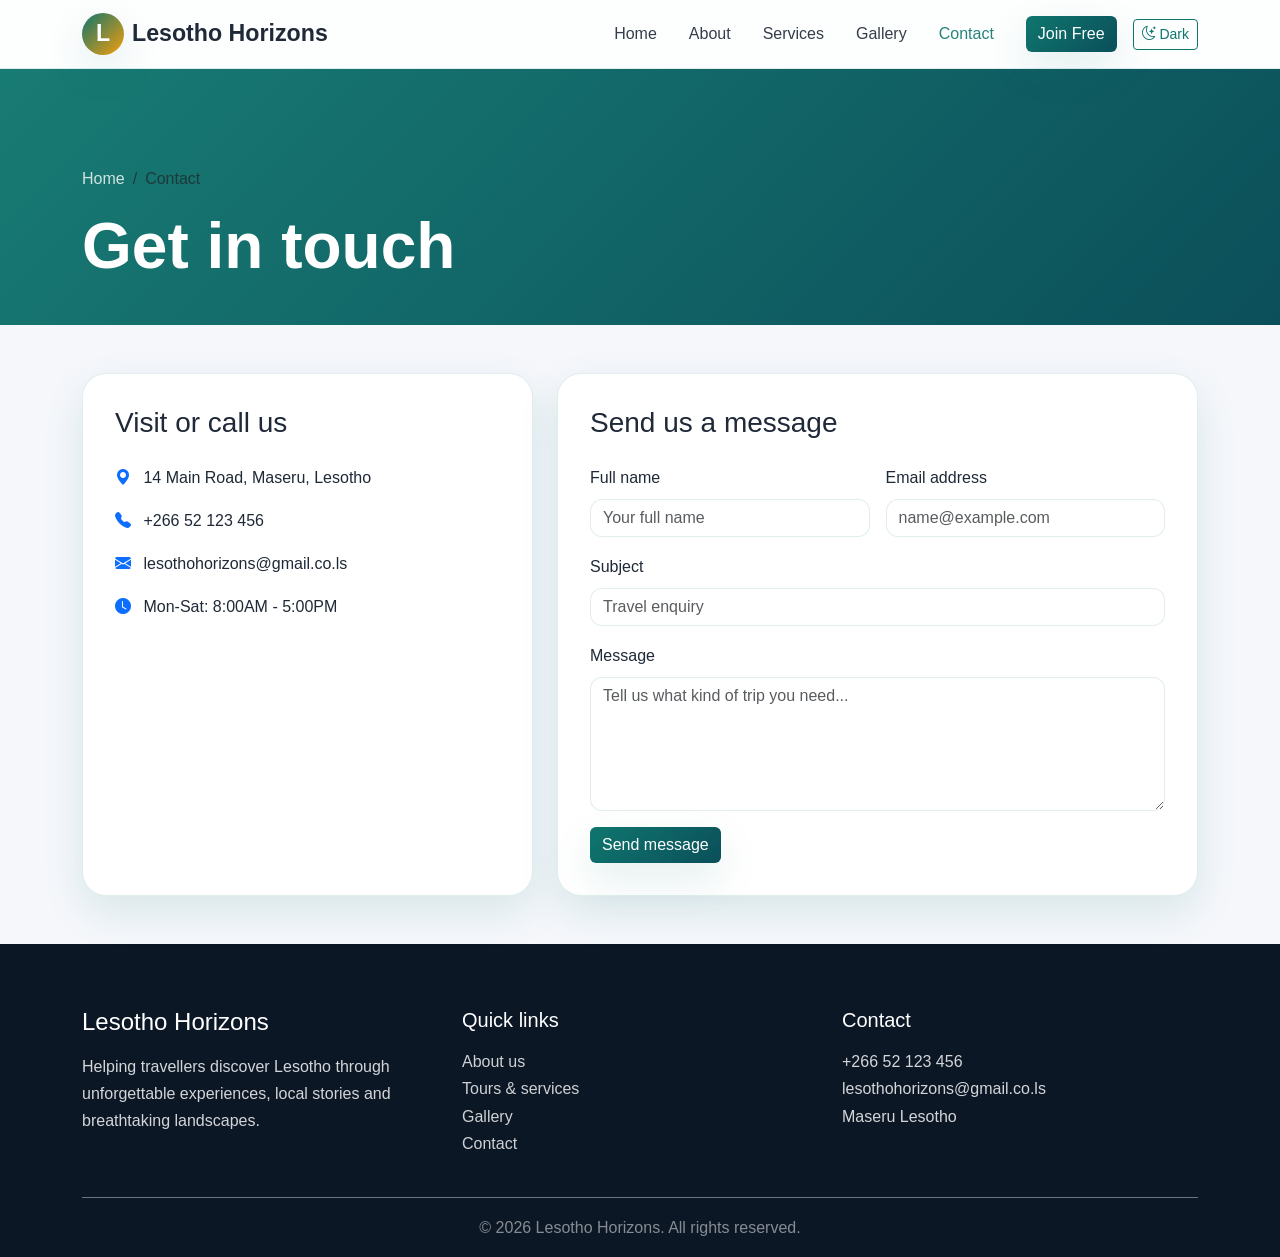
<file: contact..html>
<!DOCTYPE html>
<html lang="en">
  <head>
    <meta charset="UTF-8" />
    <meta name="viewport" content="width=device-width, initial-scale=1.0" />
    <title>Contact | Lesotho Horizons</title>
    <link href="https://cdn.jsdelivr.net/npm/bootstrap@5.3.3/dist/css/bootstrap.min.css" rel="stylesheet" />
    <link rel="stylesheet" href="https://cdn.jsdelivr.net/npm/bootstrap-icons@1.11.3/font/bootstrap-icons.min.css" />
    <link rel="stylesheet" href="styles.css" />
  </head>
  <body>
    <nav class="navbar navbar-expand-lg sticky-top">
      <div class="container">
        <a class="navbar-brand d-flex align-items-center gap-2" href="index.html">
          <span class="brand-mark">L</span>
          Lesotho Horizons
        </a>
        <button class="navbar-toggler" type="button" data-bs-toggle="collapse" data-bs-target="#mainNav">
          <span class="navbar-toggler-icon"></span>
        </button>
        <div class="collapse navbar-collapse" id="mainNav">
          <ul class="navbar-nav ms-auto align-items-lg-center gap-lg-3">
            <li class="nav-item"><a class="nav-link" href="index.html">Home</a></li>
            <li class="nav-item"><a class="nav-link" href="about.html">About</a></li>
            <li class="nav-item"><a class="nav-link" href="services.html">Services</a></li>
            <li class="nav-item"><a class="nav-link" href="gallery.html">Gallery</a></li>
            <li class="nav-item"><a class="nav-link active" href="contact.html">Contact</a></li>
            <li class="nav-item ms-lg-2"><a class="btn btn-primary" href="register.html">Join Free</a></li>
            <li class="nav-item"><button id="themeToggle" class="btn btn-outline-primary btn-sm">Toggle Theme</button></li>
          </ul>
        </div>
      </div>
    </nav>

    <header class="page-hero">
      <div class="container">
        <nav aria-label="breadcrumb">
          <ol class="breadcrumb mb-3">
            <li class="breadcrumb-item"><a href="index.html">Home</a></li>
            <li class="breadcrumb-item active" aria-current="page">Contact</li>
          </ol>
        </nav>
        <h1>Get in touch</h1>
      </div>
    </header>

    <main class="py-5">
      <div class="container">
        <div class="row g-4">
          <div class="col-lg-5">
            <div class="form-section h-100">
              <h3>Visit or call us</h3>
              <ul class="list-unstyled mt-4">
                <li class="mb-3"><i class="bi bi-geo-alt-fill text-primary me-2"></i> 14 Main Road, Maseru, Lesotho</li>
                <li class="mb-3"><i class="bi bi-telephone-fill text-primary me-2"></i> +266 52 123 456</li>
                <li class="mb-3"><i class="bi bi-envelope-fill text-primary me-2"></i> lesothohorizons@gmail.co.ls</li>
                <li><i class="bi bi-clock-fill text-primary me-2"></i> Mon-Sat: 8:00AM - 5:00PM</li>
              </ul>
            </div>
          </div>
          <div class="col-lg-7">
            <div class="form-section">
              <h3 class="mb-4">Send us a message</h3>
              <form id="contactForm">
                <div class="row g-3">
                  <div class="col-md-6">
                    <label for="contactName" class="form-label">Full name</label>
                    <input id="contactName" type="text" class="form-control" placeholder="Your full name" />
                  </div>
                  <div class="col-md-6">
                    <label for="contactEmail" class="form-label">Email address</label>
                    <input id="contactEmail" type="email" class="form-control" placeholder="name@example.com" />
                  </div>
                  <div class="col-12">
                    <label for="contactSubject" class="form-label">Subject</label>
                    <input id="contactSubject" type="text" class="form-control" placeholder="Travel enquiry" />
                  </div>
                  <div class="col-12">
                    <label for="contactMessage" class="form-label">Message</label>
                    <textarea id="contactMessage" class="form-control" rows="5" placeholder="Tell us what kind of trip you need..."></textarea>
                  </div>
                  <div class="col-12">
                    <button type="submit" class="btn btn-primary">Send message</button>
                  </div>
                </div>
                <div id="contactStatus" class="form-message" aria-live="polite"></div>
              </form>
            </div>
          </div>
        </div>
      </div>
    </main>

    <footer class="footer">
      <div class="container">
        <div class="row g-4">
          <div class="col-lg-4">
            <h4 class="text-white mb-3">Lesotho Horizons</h4>
            <p>Helping travellers discover Lesotho through unforgettable experiences, local stories and breathtaking landscapes.</p>
          </div>
          <div class="col-lg-4">
            <h5 class="text-white mb-3">Quick links</h5>
            <ul class="list-unstyled">
              <li><a href="about.html">About us</a></li>
              <li><a href="services.html">Tours & services</a></li>
              <li><a href="gallery.html">Gallery</a></li>
              <li><a href="contact.html">Contact</a></li>
            </ul>
          </div>
          <div class="col-lg-4">
            <h5 class="text-white mb-3">Contact</h5>
            <ul class="list-unstyled">
          <li>+266 52 123 456</li>
              <li>lesothohorizons@gmail.co.ls</li>
              <li>Maseru Lesotho</li>
            </ul>
          </div>
        </div>
        <div class="border-top border-secondary mt-4 pt-3 text-center text-white-50">
          &copy; <span id="currentYear"></span> Lesotho Horizons. All rights reserved.
        </div>
      </div>
    </footer>

    <script src="https://cdn.jsdelivr.net/npm/bootstrap@5.3.3/dist/js/bootstrap.bundle.min.js"></script>
    <script src="script.js"></script>
  </body>
</html>
</file>
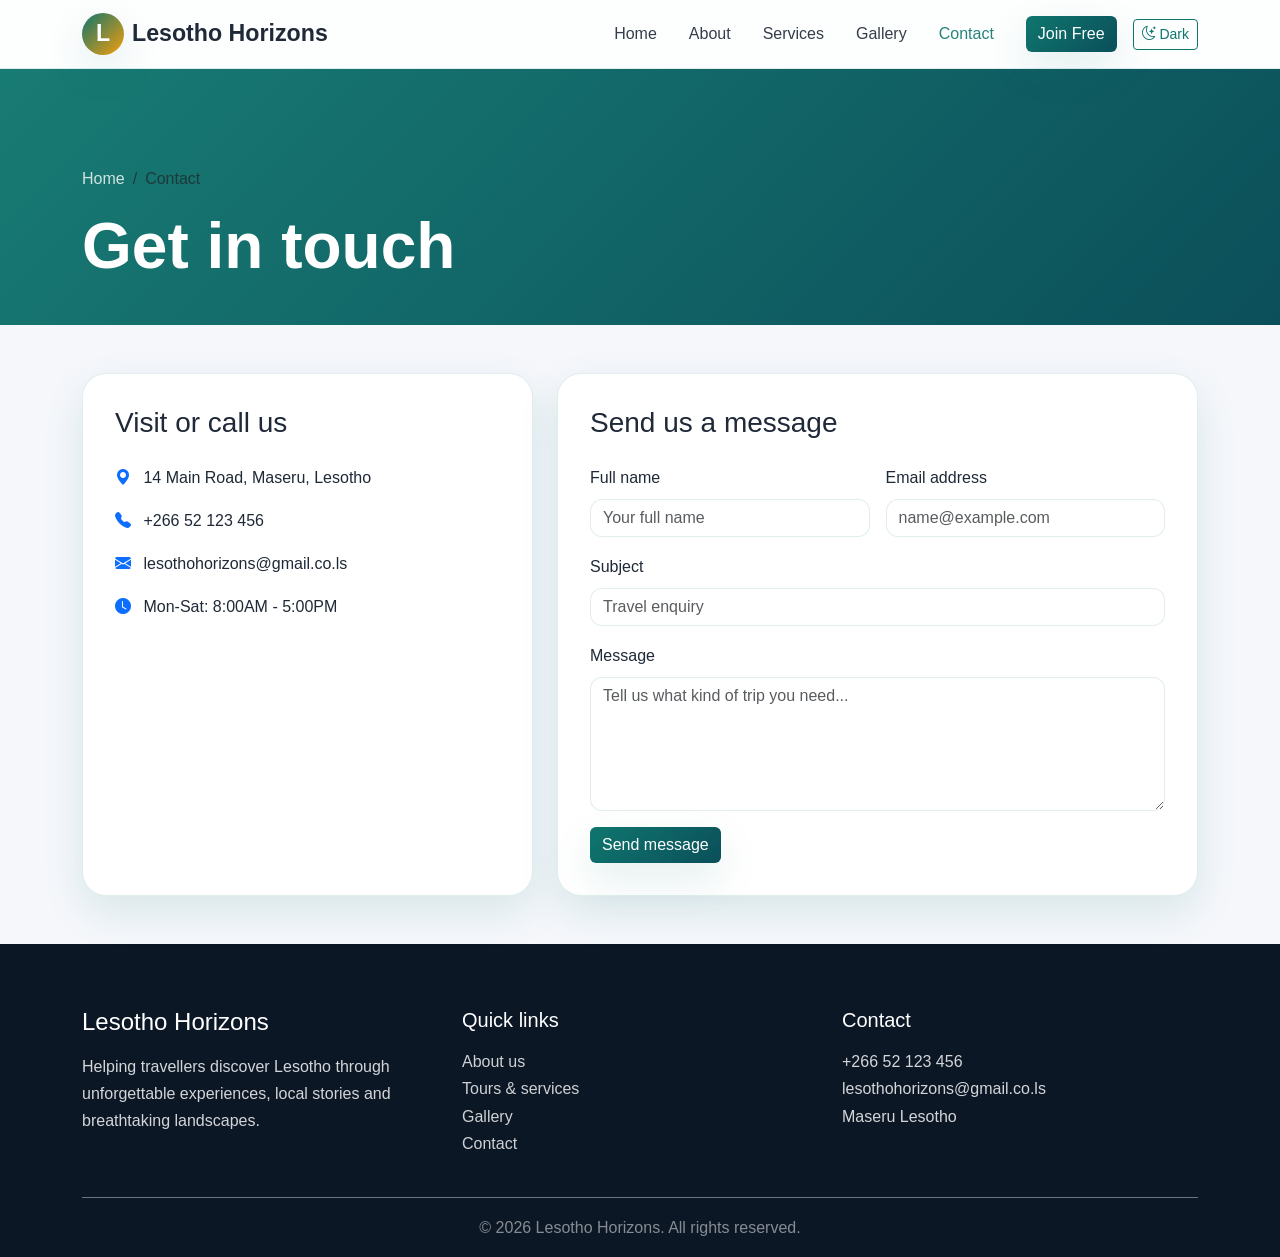
<file: contact.html>
<!DOCTYPE html>
<html lang="en">
  <head>
    <meta charset="UTF-8" />
    <meta name="viewport" content="width=device-width, initial-scale=1.0" />
    <title>Contact | Lesotho Horizons</title>
    <link href="https://cdn.jsdelivr.net/npm/bootstrap@5.3.3/dist/css/bootstrap.min.css" rel="stylesheet" />
    <link rel="stylesheet" href="https://cdn.jsdelivr.net/npm/bootstrap-icons@1.11.3/font/bootstrap-icons.min.css" />
    <link rel="stylesheet" href="styles.css" />
  </head>
  <body>
    <nav class="navbar navbar-expand-lg sticky-top">
      <div class="container">
        <a class="navbar-brand d-flex align-items-center gap-2" href="index.html">
          <span class="brand-mark">L</span>
          Lesotho Horizons
        </a>
        <button class="navbar-toggler" type="button" data-bs-toggle="collapse" data-bs-target="#mainNav">
          <span class="navbar-toggler-icon"></span>
        </button>
        <div class="collapse navbar-collapse" id="mainNav">
          <ul class="navbar-nav ms-auto align-items-lg-center gap-lg-3">
            <li class="nav-item"><a class="nav-link" href="index.html">Home</a></li>
            <li class="nav-item"><a class="nav-link" href="about.html">About</a></li>
            <li class="nav-item"><a class="nav-link" href="services.html">Services</a></li>
            <li class="nav-item"><a class="nav-link" href="gallery.html">Gallery</a></li>
            <li class="nav-item"><a class="nav-link active" href="contact.html">Contact</a></li>
            <li class="nav-item ms-lg-2"><a class="btn btn-primary" href="register.html">Join Free</a></li>
            <li class="nav-item"><button id="themeToggle" class="btn btn-outline-primary btn-sm">Toggle Theme</button></li>
          </ul>
        </div>
      </div>
    </nav>

    <header class="page-hero">
      <div class="container">
        <nav aria-label="breadcrumb">
          <ol class="breadcrumb mb-3">
            <li class="breadcrumb-item"><a href="index.html">Home</a></li>
            <li class="breadcrumb-item active" aria-current="page">Contact</li>
          </ol>
        </nav>
        <h1>Get in touch</h1>
      </div>
    </header>

    <main class="py-5">
      <div class="container">
        <div class="row g-4">
          <div class="col-lg-5">
            <div class="form-section h-100">
              <h3>Visit or call us</h3>
              <ul class="list-unstyled mt-4">
                <li class="mb-3"><i class="bi bi-geo-alt-fill text-primary me-2"></i> 14 Main Road, Maseru, Lesotho</li>
                <li class="mb-3"><i class="bi bi-telephone-fill text-primary me-2"></i> +266 52 123 456</li>
                <li class="mb-3"><i class="bi bi-envelope-fill text-primary me-2"></i> lesothohorizons@gmail.co.ls</li>
                <li><i class="bi bi-clock-fill text-primary me-2"></i> Mon-Sat: 8:00AM - 5:00PM</li>
              </ul>
            </div>
          </div>
          <div class="col-lg-7">
            <div class="form-section">
              <h3 class="mb-4">Send us a message</h3>
              <form id="contactForm">
                <div class="row g-3">
                  <div class="col-md-6">
                    <label for="contactName" class="form-label">Full name</label>
                    <input id="contactName" type="text" class="form-control" placeholder="Your full name" />
                  </div>
                  <div class="col-md-6">
                    <label for="contactEmail" class="form-label">Email address</label>
                    <input id="contactEmail" type="email" class="form-control" placeholder="name@example.com" />
                  </div>
                  <div class="col-12">
                    <label for="contactSubject" class="form-label">Subject</label>
                    <input id="contactSubject" type="text" class="form-control" placeholder="Travel enquiry" />
                  </div>
                  <div class="col-12">
                    <label for="contactMessage" class="form-label">Message</label>
                    <textarea id="contactMessage" class="form-control" rows="5" placeholder="Tell us what kind of trip you need..."></textarea>
                  </div>
                  <div class="col-12">
                    <button type="submit" class="btn btn-primary">Send message</button>
                  </div>
                </div>
                <div id="contactStatus" class="form-message" aria-live="polite"></div>
              </form>
            </div>
          </div>
        </div>
      </div>
    </main>

    <footer class="footer">
      <div class="container">
        <div class="row g-4">
          <div class="col-lg-4">
            <h4 class="text-white mb-3">Lesotho Horizons</h4>
            <p>Helping travellers discover Lesotho through unforgettable experiences, local stories and breathtaking landscapes.</p>
          </div>
          <div class="col-lg-4">
            <h5 class="text-white mb-3">Quick links</h5>
            <ul class="list-unstyled">
              <li><a href="about.html">About us</a></li>
              <li><a href="services.html">Tours & services</a></li>
              <li><a href="gallery.html">Gallery</a></li>
              <li><a href="contact.html">Contact</a></li>
            </ul>
          </div>
          <div class="col-lg-4">
            <h5 class="text-white mb-3">Contact</h5>
            <ul class="list-unstyled">
          <li>+266 52 123 456</li>
              <li>lesothohorizons@gmail.co.ls</li>
              <li>Maseru Lesotho</li>
            </ul>
          </div>
        </div>
        <div class="border-top border-secondary mt-4 pt-3 text-center text-white-50">
          &copy; <span id="currentYear"></span> Lesotho Horizons. All rights reserved.
        </div>
      </div>
    </footer>

    <script src="https://cdn.jsdelivr.net/npm/bootstrap@5.3.3/dist/js/bootstrap.bundle.min.js"></script>
    <script src="script.js"></script>
  </body>
</html>
</file>
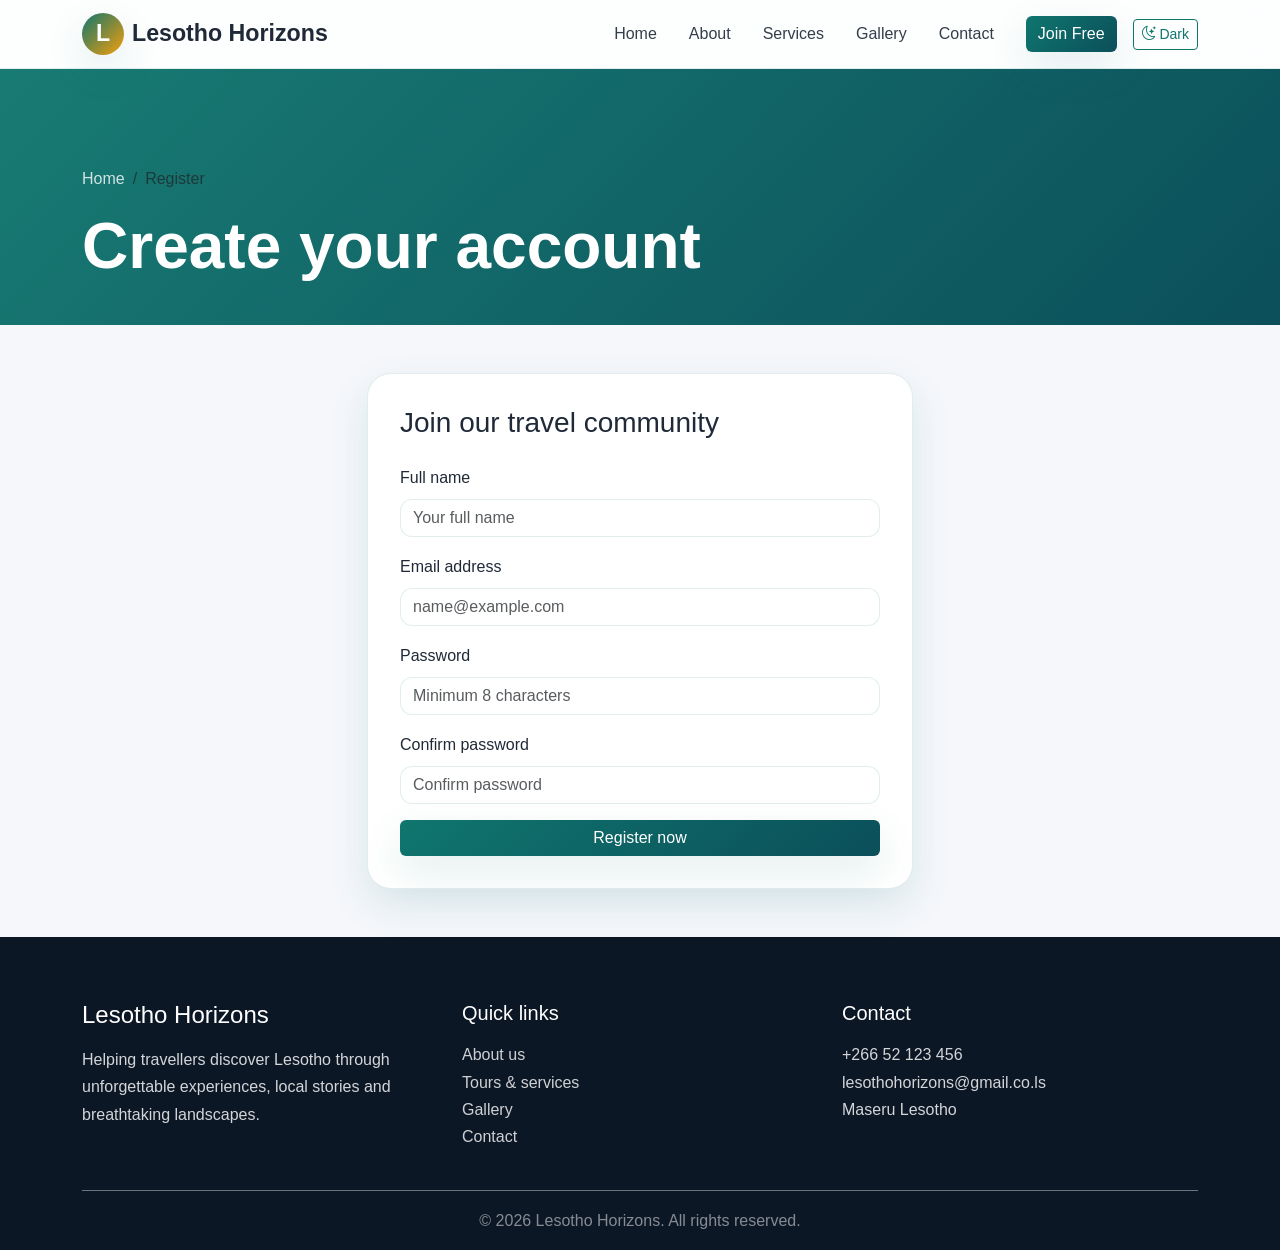
<file: register.html>
<!DOCTYPE html>
<html lang="en">
  <head>
    <meta charset="UTF-8" />
    <meta name="viewport" content="width=device-width, initial-scale=1.0" />
    <title>Register | Lesotho Horizons</title>
    <link href="https://cdn.jsdelivr.net/npm/bootstrap@5.3.3/dist/css/bootstrap.min.css" rel="stylesheet" />
    <link rel="stylesheet" href="https://cdn.jsdelivr.net/npm/bootstrap-icons@1.11.3/font/bootstrap-icons.min.css" />
    <link rel="stylesheet" href="styles.css" />
  </head>
  <body>
    <nav class="navbar navbar-expand-lg sticky-top">
      <div class="container">
        <a class="navbar-brand d-flex align-items-center gap-2" href="index.html">
          <span class="brand-mark">L</span>
          Lesotho Horizons
        </a>
        <button class="navbar-toggler" type="button" data-bs-toggle="collapse" data-bs-target="#mainNav">
          <span class="navbar-toggler-icon"></span>
        </button>
        <div class="collapse navbar-collapse" id="mainNav">
          <ul class="navbar-nav ms-auto align-items-lg-center gap-lg-3">
            <li class="nav-item"><a class="nav-link" href="index.html">Home</a></li>
            <li class="nav-item"><a class="nav-link" href="about.html">About</a></li>
            <li class="nav-item"><a class="nav-link" href="services.html">Services</a></li>
            <li class="nav-item"><a class="nav-link" href="gallery.html">Gallery</a></li>
            <li class="nav-item"><a class="nav-link" href="contact.html">Contact</a></li>
            <li class="nav-item ms-lg-2"><a class="btn btn-primary" href="register.html">Join Free</a></li>
            <li class="nav-item"><button id="themeToggle" class="btn btn-outline-primary btn-sm">Toggle Theme</button></li>
          </ul>
        </div>
      </div>
    </nav>

    <header class="page-hero">
      <div class="container">
        <nav aria-label="breadcrumb">
          <ol class="breadcrumb mb-3">
            <li class="breadcrumb-item"><a href="index.html">Home</a></li>
            <li class="breadcrumb-item active" aria-current="page">Register</li>
          </ol>
        </nav>
        <h1>Create your account</h1>
      </div>
    </header>

    <main class="py-5">
      <div class="container">
        <div class="row justify-content-center">
          <div class="col-lg-6">
            <div class="form-section">
              <h3 class="mb-4" id="welcomeUser">Join our travel community</h3>
              <form id="registerForm">
                <div class="row g-3">
                  <div class="col-12">
                    <label for="registerName" class="form-label">Full name</label>
                    <input id="registerName" type="text" class="form-control" placeholder="Your full name" />
                  </div>
                  <div class="col-12">
                    <label for="registerEmail" class="form-label">Email address</label>
                    <input id="registerEmail" type="email" class="form-control" placeholder="name@example.com" />
                  </div>
                  <div class="col-12">
                    <label for="registerPassword" class="form-label">Password</label>
                    <input id="registerPassword" type="password" class="form-control" placeholder="Minimum 8 characters" />
                  </div>
                  <div class="col-12">
                    <label for="registerConfirmPassword" class="form-label">Confirm password</label>
                    <input id="registerConfirmPassword" type="password" class="form-control" placeholder="Confirm password" />
                  </div>
                  <div class="col-12">
                    <button type="submit" class="btn btn-primary w-100">Register now</button>
                  </div>
                </div>
                <div id="registerStatus" class="form-message" aria-live="polite"></div>
              </form>
            </div>
          </div>
        </div>
      </div>
    </main>

    <footer class="footer">
      <div class="container">
        <div class="row g-4">
          <div class="col-lg-4">
            <h4 class="text-white mb-3">Lesotho Horizons</h4>
            <p>Helping travellers discover Lesotho through unforgettable experiences, local stories and breathtaking landscapes.</p>
          </div>
          <div class="col-lg-4">
            <h5 class="text-white mb-3">Quick links</h5>
            <ul class="list-unstyled">
              <li><a href="about.html">About us</a></li>
              <li><a href="services.html">Tours & services</a></li>
              <li><a href="gallery.html">Gallery</a></li>
              <li><a href="contact.html">Contact</a></li>
            </ul>
          </div>
          <div class="col-lg-4">
            <h5 class="text-white mb-3">Contact</h5>
            <ul class="list-unstyled">
              <li>+266 52 123 456</li>
              <li>lesothohorizons@gmail.co.ls</li>
              <li>Maseru Lesotho</li>
            </ul>
          </div>
        </div>
        <div class="border-top border-secondary mt-4 pt-3 text-center text-white-50">
          &copy; <span id="currentYear"></span> Lesotho Horizons. All rights reserved.
        </div>
      </div>
    </footer>

    <script src="https://cdn.jsdelivr.net/npm/bootstrap@5.3.3/dist/js/bootstrap.bundle.min.js"></script>
    <script src="script.js"></script>
  </body>
</html>
</file>
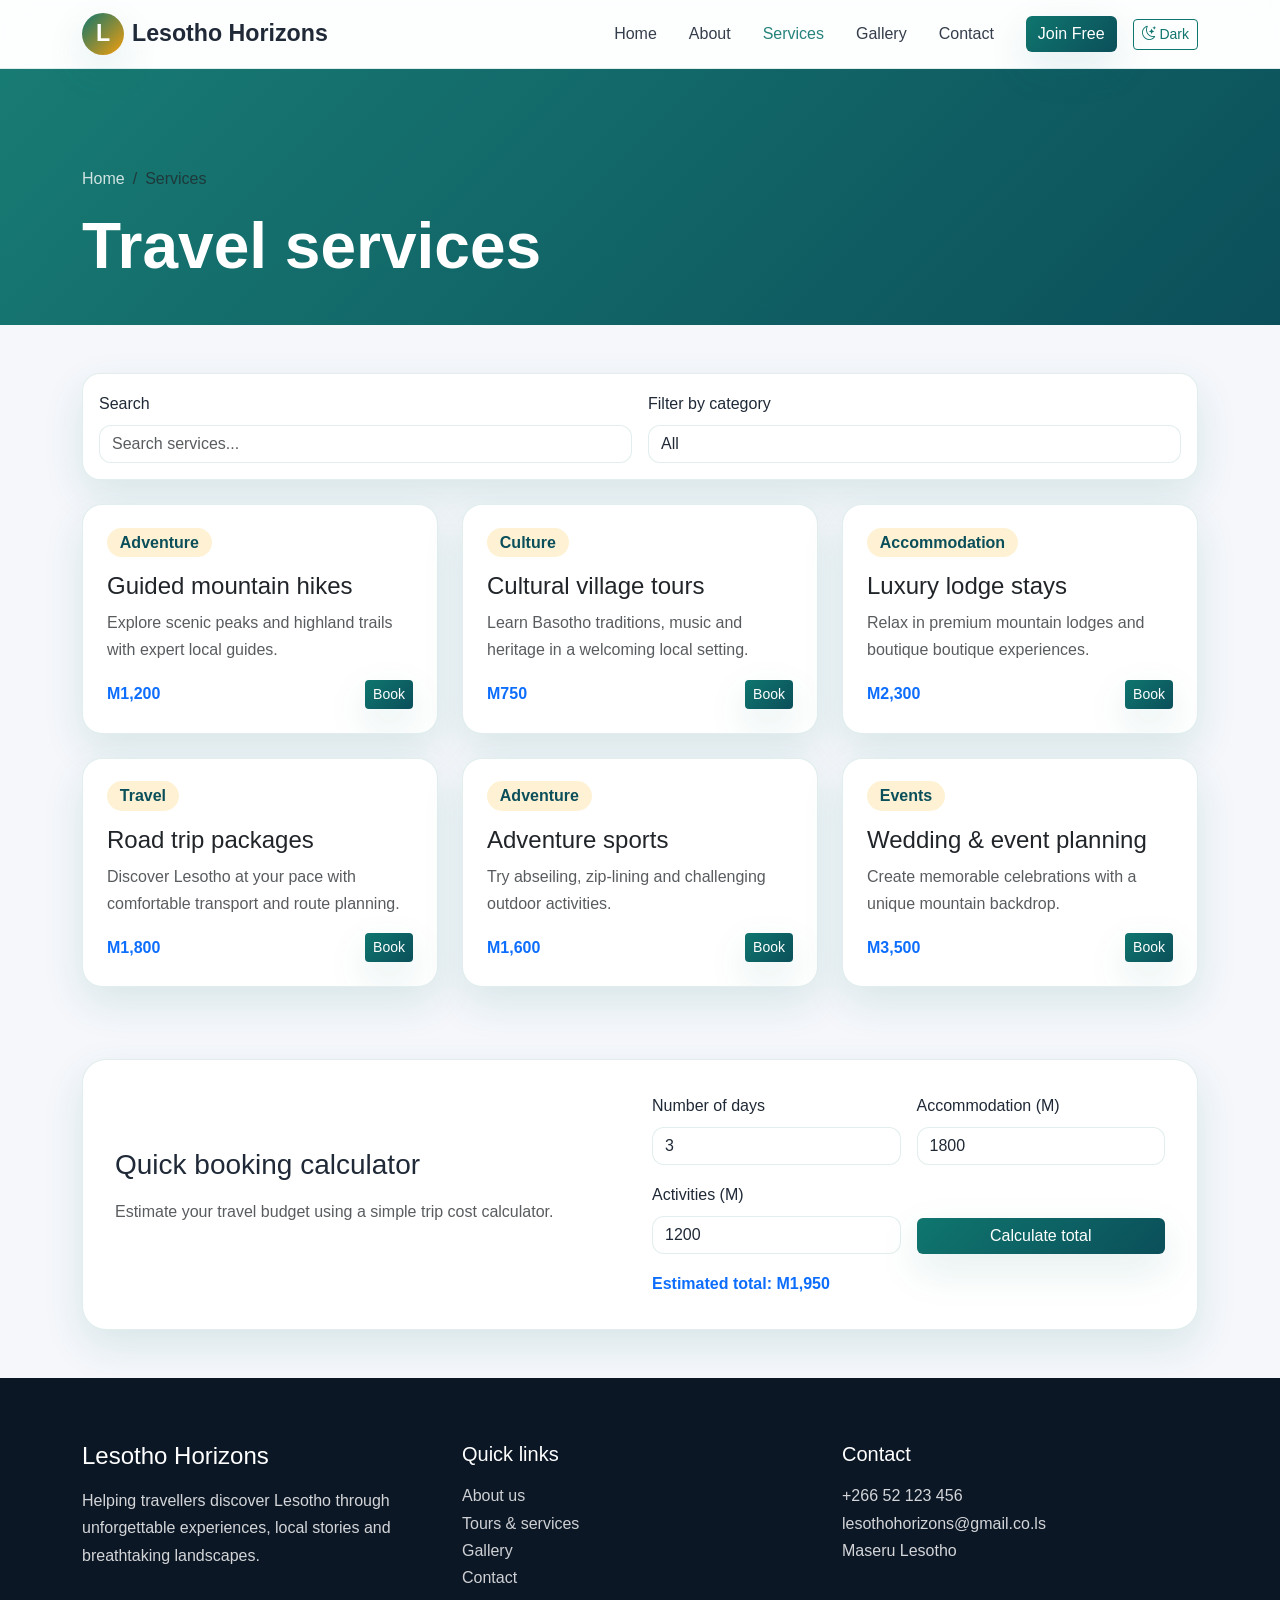
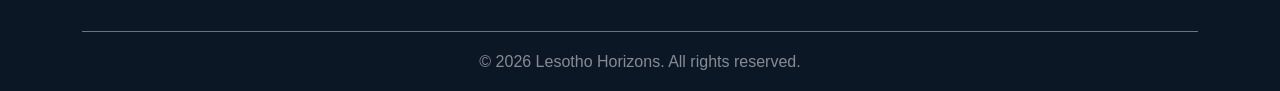
<file: services.html>
<!DOCTYPE html>
<html lang="en">
  <head>
    <meta charset="UTF-8" />
    <meta name="viewport" content="width=device-width, initial-scale=1.0" />
    <title>Services | Lesotho Horizons</title>
    <link href="https://cdn.jsdelivr.net/npm/bootstrap@5.3.3/dist/css/bootstrap.min.css" rel="stylesheet" />
    <link rel="stylesheet" href="https://cdn.jsdelivr.net/npm/bootstrap-icons@1.11.3/font/bootstrap-icons.min.css" />
    <link rel="stylesheet" href="styles.css" />
  </head>
  <body>
    <nav class="navbar navbar-expand-lg sticky-top">
      <div class="container">
        <a class="navbar-brand d-flex align-items-center gap-2" href="index.html">
          <span class="brand-mark">L</span>
          Lesotho Horizons
        </a>
        <button class="navbar-toggler" type="button" data-bs-toggle="collapse" data-bs-target="#mainNav">
          <span class="navbar-toggler-icon"></span>
        </button>
        <div class="collapse navbar-collapse" id="mainNav">
          <ul class="navbar-nav ms-auto align-items-lg-center gap-lg-3">
            <li class="nav-item"><a class="nav-link" href="index.html">Home</a></li>
            <li class="nav-item"><a class="nav-link" href="about.html">About</a></li>
            <li class="nav-item"><a class="nav-link active" href="services.html">Services</a></li>
            <li class="nav-item"><a class="nav-link" href="gallery.html">Gallery</a></li>
            <li class="nav-item"><a class="nav-link" href="contact.html">Contact</a></li>
            <li class="nav-item ms-lg-2"><a class="btn btn-primary" href="register.html">Join Free</a></li>
            <li class="nav-item"><button id="themeToggle" class="btn btn-outline-primary btn-sm">Toggle Theme</button></li>
          </ul>
        </div>
      </div>
    </nav>

    <header class="page-hero">
      <div class="container">
        <nav aria-label="breadcrumb">
          <ol class="breadcrumb mb-3">
            <li class="breadcrumb-item"><a href="index.html">Home</a></li>
            <li class="breadcrumb-item active" aria-current="page">Services</li>
          </ol>
        </nav>
        <h1>Travel services</h1>
      </div>
    </header>

    <main class="py-5">
      <div class="container">
        <div class="filter-bar mb-4">
          <div class="row g-3 align-items-center">
            <div class="col-md-6">
              <label for="serviceSearch" class="form-label">Search</label>
              <input id="serviceSearch" class="form-control" type="text" placeholder="Search services..." />
            </div>
            <div class="col-md-6">
              <label for="serviceFilter" class="form-label">Filter by category</label>
              <select id="serviceFilter" class="form-select">
                <option value="All">All</option>
                <option value="Adventure">Adventure</option>
                <option value="Culture">Culture</option>
                <option value="Accommodation">Accommodation</option>
                <option value="Travel">Travel</option>
                <option value="Events">Events</option>
              </select>
            </div>
          </div>
        </div>

        <div id="serviceCards" class="row mt-4"></div>

        <div id="bookingCalculator" class="mt-5 form-section">
          <div class="row align-items-center g-4">
            <div class="col-lg-6">
              <h3 class="mb-3">Quick booking calculator</h3>
              <p class="text-muted">Estimate your travel budget using a simple trip cost calculator.</p>
            </div>
            <div class="col-lg-6">
              <form id="bookingCalculatorForm" class="row g-3">
                <div class="col-md-6">
                  <label for="travelDays" class="form-label">Number of days</label>
                  <input id="travelDays" type="number" class="form-control" min="1" value="3" />
                </div>
                <div class="col-md-6">
                  <label for="accommodationCost" class="form-label">Accommodation (M)</label>
                  <input id="accommodationCost" type="number" class="form-control" min="0" value="1800" />
                </div>
                <div class="col-md-6">
                  <label for="activityCost" class="form-label">Activities (M)</label>
                  <input id="activityCost" type="number" class="form-control" min="0" value="1200" />
                </div>
                <div class="col-md-6 d-flex align-items-end">
                  <button type="submit" class="btn btn-primary w-100">Calculate total</button>
                </div>
              </form>
              <div id="bookingTotal" class="mt-3 fw-bold text-primary">Estimated total: M1,950</div>
            </div>
          </div>
        </div>
      </div>
    </main>

    <footer class="footer">
      <div class="container">
        <div class="row g-4">
          <div class="col-lg-4">
            <h4 class="text-white mb-3">Lesotho Horizons</h4>
            <p>Helping travellers discover Lesotho through unforgettable experiences, local stories and breathtaking landscapes.</p>
          </div>
          <div class="col-lg-4">
            <h5 class="text-white mb-3">Quick links</h5>
            <ul class="list-unstyled">
              <li><a href="about.html">About us</a></li>
              <li><a href="services.html">Tours & services</a></li>
              <li><a href="gallery.html">Gallery</a></li>
              <li><a href="contact.html">Contact</a></li>
            </ul>
          </div>
          <div class="col-lg-4">
            <h5 class="text-white mb-3">Contact</h5>
            <ul class="list-unstyled">
              <li>+266 52 123 456</li>
              <li>lesothohorizons@gmail.co.ls</li>
              <li>Maseru Lesotho</li>
            </ul>
          </div>
        </div>
        <div class="border-top border-secondary mt-4 pt-3 text-center text-white-50">
          &copy; <span id="currentYear"></span> Lesotho Horizons. All rights reserved.
        </div>
      </div>
    </footer>

    <script src="https://cdn.jsdelivr.net/npm/bootstrap@5.3.3/dist/js/bootstrap.bundle.min.js"></script>
    <script src="script.js"></script>
  </body>
</html>
</file>
<file: styles.css>
:root {
  --bg: #f5f7fb;
  --surface: #ffffff;
  --surface-2: #edf5f6;
  --primary: #0f766e;
  --primary-dark: #0b4f5a;
  --accent: #f59e0b;
  --accent-soft: #fff2d4;
  --text: #1f2937;
  --muted: #6b7280;
  --border: rgba(15, 118, 110, 0.12);
  --shadow: 0 16px 40px rgba(15, 118, 110, 0.12);
}

[data-theme="dark"] {
  --bg: #0b1220;
  --surface: #121b2a;
  --surface-2: #182536;
  --primary: #5de2d5;
  --primary-dark: #7fe7e1;
  --accent: #fbbf24;
  --accent-soft: rgba(251, 191, 36, 0.15);
  --text: #e5eef8;
  --muted: #a7b8c9;
  --border: rgba(166, 200, 255, 0.15);
  --shadow: 0 16px 40px rgba(2, 6, 23, 0.5);
}

* { box-sizing: border-box; }
html { scroll-behavior: smooth; }
body {
  background: var(--bg);
  color: var(--text);
  font-family: 'Segoe UI', Tahoma, Geneva, Verdana, sans-serif;
  line-height: 1.7;
}

a { text-decoration: none; }
img { max-width: 100%; display: block; }

.navbar {
  background: rgba(255,255,255,0.8);
  backdrop-filter: blur(12px);
  border-bottom: 1px solid var(--border);
}
[data-theme="dark"] .navbar {
  background: rgba(18, 27, 42, 0.9);
}
.brand-mark {
  width: 42px; height: 42px;
  border-radius: 50%;
  background: linear-gradient(135deg, var(--primary), var(--accent));
  display: inline-flex;
  align-items: center; justify-content: center;
  color: white; font-weight: 700;
  box-shadow: var(--shadow);
}
.navbar-brand {
  font-size: 1.45rem; font-weight: 700; color: var(--text) !important;
}
.nav-link {
  color: var(--text) !important; font-weight: 500; opacity: 0.9;
}
.nav-link:hover, .nav-link.active {
  color: var(--primary) !important;
}
.btn-primary {
  background: linear-gradient(135deg, var(--primary), var(--primary-dark));
  border: none; box-shadow: var(--shadow);
}
.btn-primary:hover {
  background: linear-gradient(135deg, var(--primary-dark), var(--primary));
}
.btn-outline-primary {
  border-color: var(--primary); color: var(--primary);
}
.btn-outline-primary:hover {
  background: var(--primary); border-color: var(--primary); color: white;
}
.btn-warning {
  background: var(--accent); border: none; color: #1f2937;
}

.hero {
  position: relative;
  overflow: hidden;
  background: linear-gradient(135deg, rgba(15, 118, 110, 0.96), rgba(16, 64, 78, 0.9)),
              url('https://images.unsplash.com/photo-1521295121783-8a321d551ad2?auto=format&fit=crop&w=1600&q=80') center/cover no-repeat;
  color: white;
  padding: 7rem 0 5rem;
}
.hero::after {
  content: ""; position: absolute; inset: 0; background: rgba(0,0,0,0.08);
}
.hero .container {
  position: relative; z-index: 1;
}
.hero h1 {
  font-size: clamp(2.7rem, 5vw, 4.8rem);
  line-height: 1.1; font-weight: 800;
}
.hero p { font-size: 1.08rem; max-width: 620px; }
.stat-card {
  background: rgba(255,255,255,0.14);
  border: 1px solid rgba(255,255,255,0.15);
  border-radius: 18px;
  backdrop-filter: blur(12px);
  color: white;
}

.section-title {
  font-size: clamp(2rem, 3vw, 2.7rem);
  font-weight: 800;
  color: var(--text);
}
.section-subtitle {
  max-width: 720px; color: var(--muted); margin-bottom: 2rem;
}
.card-custom {
  background: var(--surface);
  border: 1px solid var(--border);
  border-radius: 20px;
  box-shadow: var(--shadow);
  overflow: hidden;
  transition: transform .25s ease, box-shadow .25s ease;
}
.card-custom:hover {
  transform: translateY(-6px);
  box-shadow: 0 18px 32px rgba(15,118,110,0.16);
}
.card-custom img {
  height: 230px; object-fit: cover;
}
.card-custom .card-body { padding: 1.5rem; }
.badge-soft {
  background: var(--accent-soft); color: var(--primary-dark); border-radius: 999px; padding: .38rem .8rem; font-weight: 600;
}

.feature-box {
  background: var(--surface); border: 1px solid var(--border); border-radius: 18px; padding: 1.5rem; height: 100%; box-shadow: var(--shadow);
}
.feature-box i {
  font-size: 2rem; color: var(--primary); margin-bottom: 1rem;
}

.destination-card .card-img-top { height: 260px; object-fit: cover; }
.price-tag {
  position: absolute; right: 16px; top: 16px; background: rgba(255,255,255,0.92); color: var(--primary-dark); border-radius: 999px; padding: .3rem .8rem; font-weight: 700;
}

.page-hero {
  padding: 6rem 0 2rem; background: linear-gradient(135deg, rgba(15,118,110,0.96), rgba(11,79,90,1)); color: #fff;
}
.page-hero h1 { font-size: clamp(2.2rem, 5vw, 4rem); font-weight: 800; }
.page-hero .breadcrumb a { color: rgba(255,255,255,0.8); }

.filter-bar { background: var(--surface); border: 1px solid var(--border); border-radius: 18px; padding: 1rem; box-shadow: var(--shadow); }
.search-input, .form-control, .form-select {
  border-radius: 12px; border: 1px solid var(--border); background: var(--surface); color: var(--text);
}
.form-control:focus, .form-select:focus { border-color: var(--primary); box-shadow: 0 0 0 0.2rem rgba(15,118,110,0.15); }

.gallery-grid img {
  width: 100%; height: 290px; object-fit: cover; border-radius: 16px; cursor: pointer; transition: transform .25s ease;
}
.gallery-grid img:hover { transform: scale(1.02); }

.modal-content {
  border: none; border-radius: 24px; background: var(--surface); color: var(--text);
}
.modal-header, .modal-footer { border-color: var(--border); }

.form-section {
  background: var(--surface); border: 1px solid var(--border); border-radius: 24px; padding: 2rem; box-shadow: var(--shadow);
}
.form-message {
  display: none; margin-top: 1rem; padding: .9rem 1rem; border-radius: 12px; font-weight: 600;
}
.form-message.success { display: block; background: rgba(34,197,94,0.1); color: #166534; }
.form-message.error { display: block; background: rgba(239,68,68,0.08); color: #991b1b; }

.list-check {
  list-style: none; padding: 0; margin: 0;
}
.list-check li { position: relative; padding-left: 1.8rem; margin-bottom: .75rem; }
.list-check li::before {
  content: "✓"; position: absolute; left: 0; top: 0; color: var(--primary); font-weight: 700;
}

.footer {
  background: #0c1726; color: rgba(255,255,255,0.82); padding: 4rem 0 1rem;
}
.footer a { color: rgba(255,255,255,0.8); }
.footer a:hover { color: white; }

@media (max-width: 991.98px) {
  .hero { padding-top: 5.7rem; }
}
</file>
